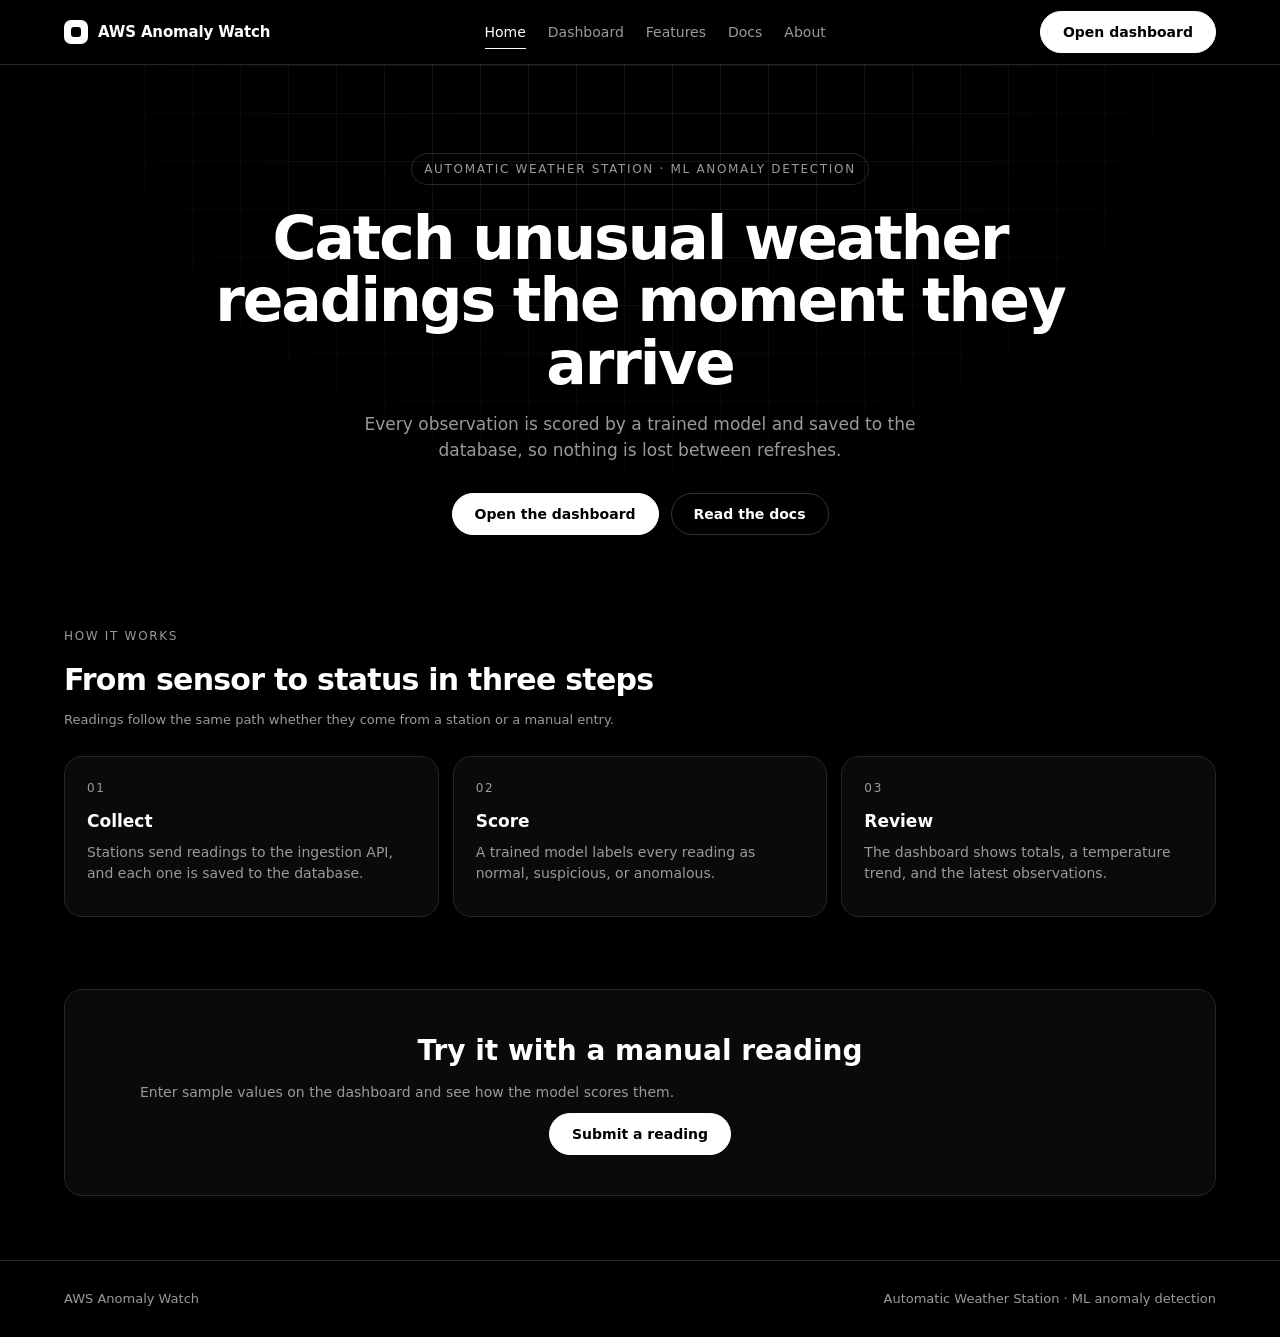
<file: static/index.html>
<!doctype html>
<html lang="en">
<head>
<meta charset="utf-8">
<meta name="viewport" content="width=device-width, initial-scale=1">
<title>AWS Anomaly Watch — Home</title>
<link rel="stylesheet" href="styles.css">
</head>
<body>
<nav><div class="wrap">
 <a class="brand" href="index.html"><span class="logo"></span>AWS Anomaly Watch</a>
 <div class="navlinks"><a href="index.html" aria-current="page">Home</a><a href="dashboard.html">Dashboard</a><a href="features.html">Features</a><a href="docs.html">Docs</a><a href="about.html">About</a></div>
 <a class="btn" href="dashboard.html">Open dashboard</a>
</div></nav>

<header class="hero" id="top"><div class="wrap">
 <span class="eyebrow">Automatic Weather Station · ML anomaly detection</span>
 <h1>Catch unusual weather readings the moment they arrive</h1>
 <p class="lead">Every observation is scored by a trained model and saved to the database, so nothing is lost between refreshes.</p>
 <div class="cta"><a class="btn" href="dashboard.html">Open the dashboard</a><a class="btn ghost" href="docs.html">Read the docs</a></div>
</div></header>

<main class="wrap">
 <section class="section">
  <div class="label">How it works</div>
  <h2>From sensor to status in three steps</h2>
  <p class="sub">Readings follow the same path whether they come from a station or a manual entry.</p>
  <div class="grid3">
   <div class="card"><div class="label">01</div><h3>Collect</h3><p>Stations send readings to the ingestion API, and each one is saved to the database.</p></div>
   <div class="card"><div class="label">02</div><h3>Score</h3><p>A trained model labels every reading as normal, suspicious, or anomalous.</p></div>
   <div class="card"><div class="label">03</div><h3>Review</h3><p>The dashboard shows totals, a temperature trend, and the latest observations.</p></div>
  </div>
 </section>
 <section class="card band">
  <h2>Try it with a manual reading</h2>
  <p class="lead">Enter sample values on the dashboard and see how the model scores them.</p>
  <a class="btn" href="dashboard.html#manual">Submit a reading</a>
 </section>
</main>

<footer><div class="wrap"><span>AWS Anomaly Watch</span><span>Automatic Weather Station · ML anomaly detection</span></div></footer>
<script src="app.js"></script>
</body>
</html>
</file>
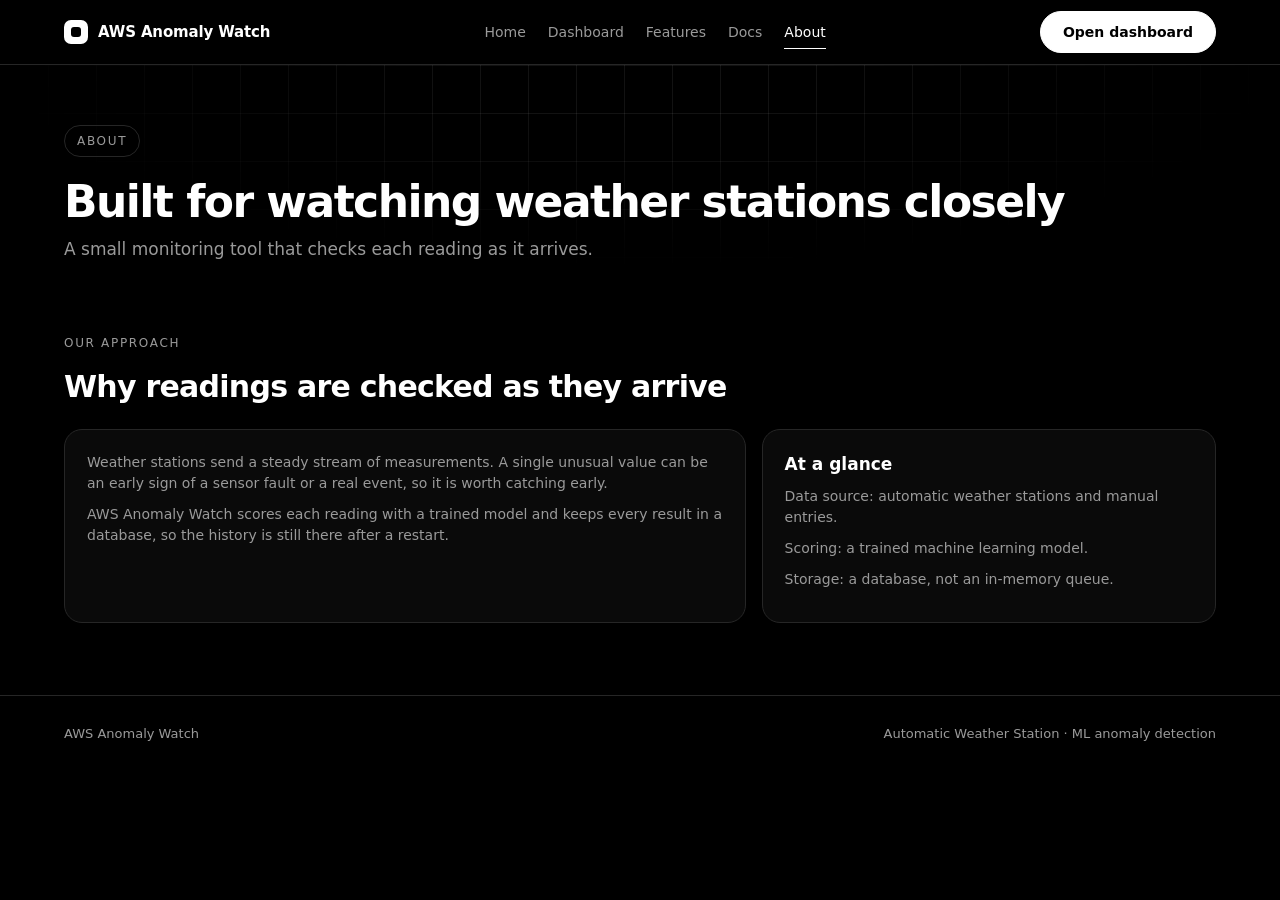
<file: static/about.html>
<!doctype html>
<html lang="en">
<head>
<meta charset="utf-8">
<meta name="viewport" content="width=device-width, initial-scale=1">
<title>AWS Anomaly Watch — About</title>
<link rel="stylesheet" href="styles.css">
</head>
<body>
<nav><div class="wrap">
 <a class="brand" href="index.html"><span class="logo"></span>AWS Anomaly Watch</a>
 <div class="navlinks"><a href="index.html">Home</a><a href="dashboard.html">Dashboard</a><a href="features.html">Features</a><a href="docs.html">Docs</a><a href="about.html" aria-current="page">About</a></div>
 <a class="btn" href="dashboard.html">Open dashboard</a>
</div></nav>

<header class="page-hero"><div class="wrap">
 <span class="eyebrow">About</span>
 <h1>Built for watching weather stations closely</h1>
 <p class="lead">A small monitoring tool that checks each reading as it arrives.</p>
</div></header>

<main class="wrap">
 <section class="section">
  <div class="label">Our approach</div>
  <h2>Why readings are checked as they arrive</h2>
  <div class="two" style="margin-top:20px">
   <div class="card">
    <p>Weather stations send a steady stream of measurements. A single unusual value can be an early sign of a sensor fault or a real event, so it is worth catching early.</p>
    <p>AWS Anomaly Watch scores each reading with a trained model and keeps every result in a database, so the history is still there after a restart.</p>
   </div>
   <div class="card">
    <h3>At a glance</h3>
    <p>Data source: automatic weather stations and manual entries.</p>
    <p>Scoring: a trained machine learning model.</p>
    <p>Storage: a database, not an in-memory queue.</p>
   </div>
  </div>
 </section>
</main>

<footer><div class="wrap"><span>AWS Anomaly Watch</span><span>Automatic Weather Station · ML anomaly detection</span></div></footer>
<script src="app.js"></script>
</body>
</html>
</file>
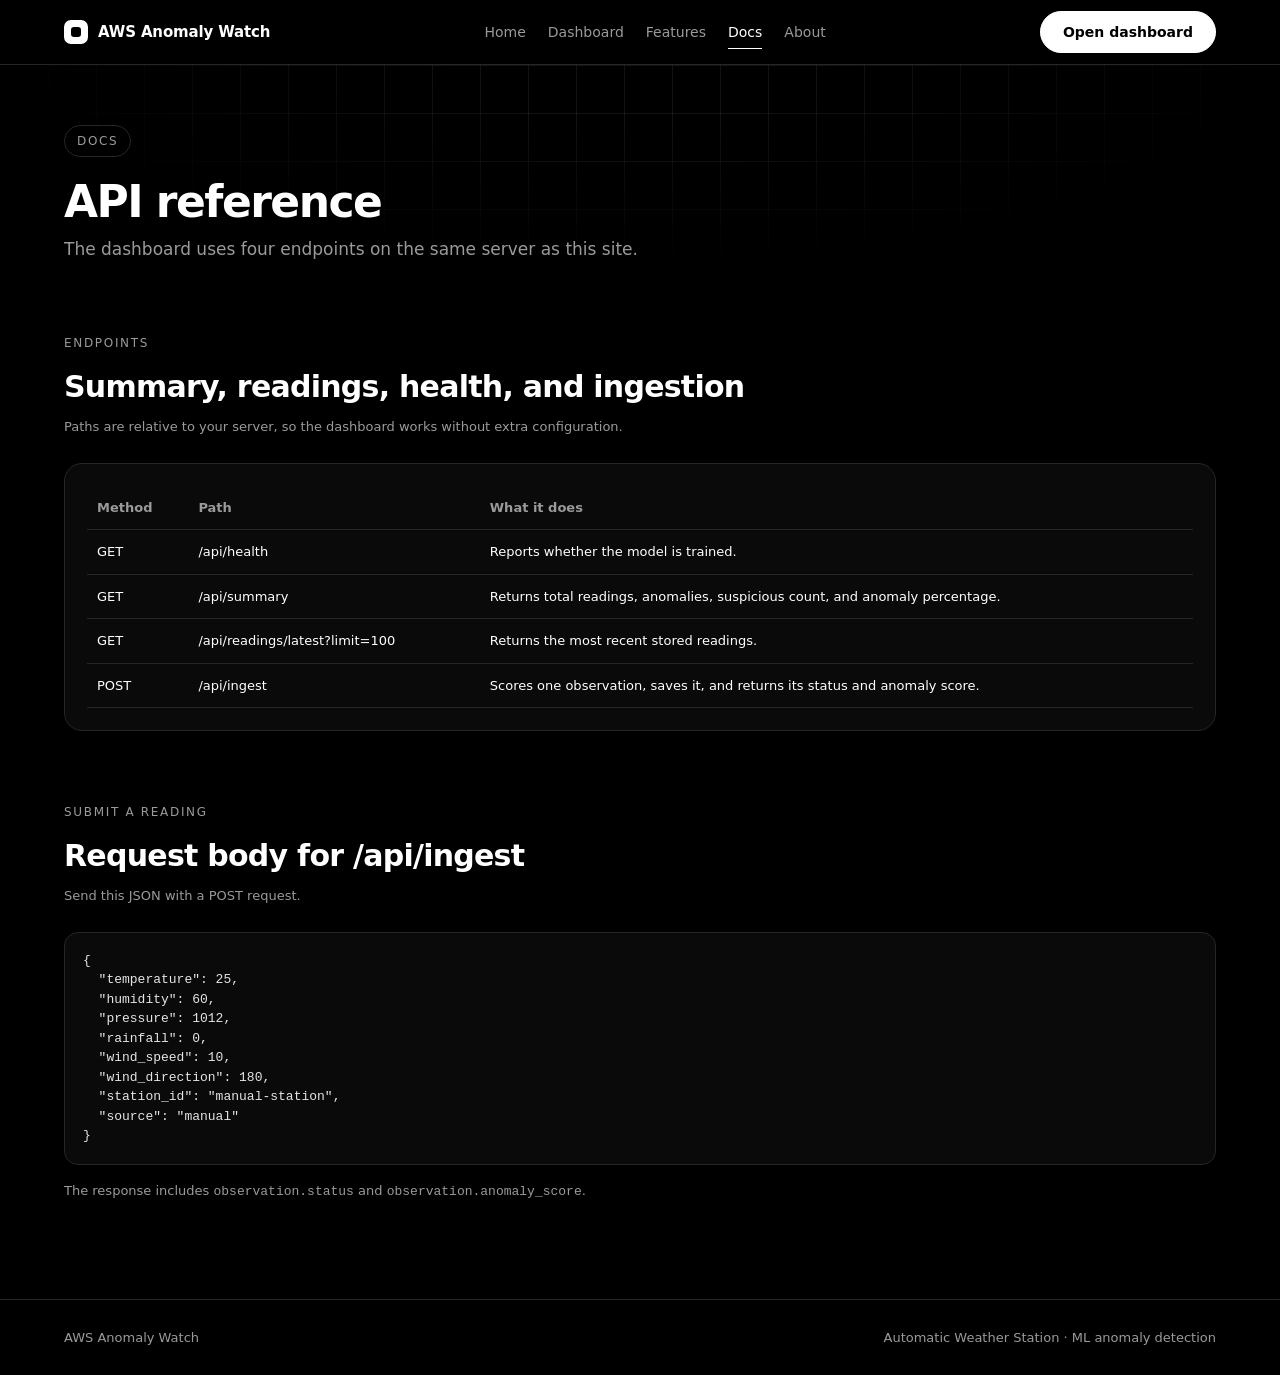
<file: static/docs.html>
<!doctype html>
<html lang="en">
<head>
<meta charset="utf-8">
<meta name="viewport" content="width=device-width, initial-scale=1">
<title>AWS Anomaly Watch — Docs</title>
<link rel="stylesheet" href="styles.css">
</head>
<body>
<nav><div class="wrap">
 <a class="brand" href="index.html"><span class="logo"></span>AWS Anomaly Watch</a>
 <div class="navlinks"><a href="index.html">Home</a><a href="dashboard.html">Dashboard</a><a href="features.html">Features</a><a href="docs.html" aria-current="page">Docs</a><a href="about.html">About</a></div>
 <a class="btn" href="dashboard.html">Open dashboard</a>
</div></nav>

<header class="page-hero"><div class="wrap">
 <span class="eyebrow">Docs</span>
 <h1>API reference</h1>
 <p class="lead">The dashboard uses four endpoints on the same server as this site.</p>
</div></header>

<main class="wrap">
 <section class="section">
  <div class="label">Endpoints</div>
  <h2>Summary, readings, health, and ingestion</h2>
  <p class="sub">Paths are relative to your server, so the dashboard works without extra configuration.</p>
  <div class="card"><div class="table-wrap"><table>
   <thead><tr><th>Method</th><th>Path</th><th>What it does</th></tr></thead>
   <tbody>
    <tr><td>GET</td><td>/api/health</td><td>Reports whether the model is trained.</td></tr>
    <tr><td>GET</td><td>/api/summary</td><td>Returns total readings, anomalies, suspicious count, and anomaly percentage.</td></tr>
    <tr><td>GET</td><td>/api/readings/latest?limit=100</td><td>Returns the most recent stored readings.</td></tr>
    <tr><td>POST</td><td>/api/ingest</td><td>Scores one observation, saves it, and returns its status and anomaly score.</td></tr>
   </tbody>
  </table></div></div>
 </section>

 <section class="section">
  <div class="label">Submit a reading</div>
  <h2>Request body for /api/ingest</h2>
  <p class="sub">Send this JSON with a POST request.</p>
  <pre><code>{
  "temperature": 25,
  "humidity": 60,
  "pressure": 1012,
  "rainfall": 0,
  "wind_speed": 10,
  "wind_direction": 180,
  "station_id": "manual-station",
  "source": "manual"
}</code></pre>
  <p class="sub" style="margin-top:16px">The response includes <code>observation.status</code> and <code>observation.anomaly_score</code>.</p>
 </section>
</main>

<footer><div class="wrap"><span>AWS Anomaly Watch</span><span>Automatic Weather Station · ML anomaly detection</span></div></footer>
<script src="app.js"></script>
</body>
</html>
</file>
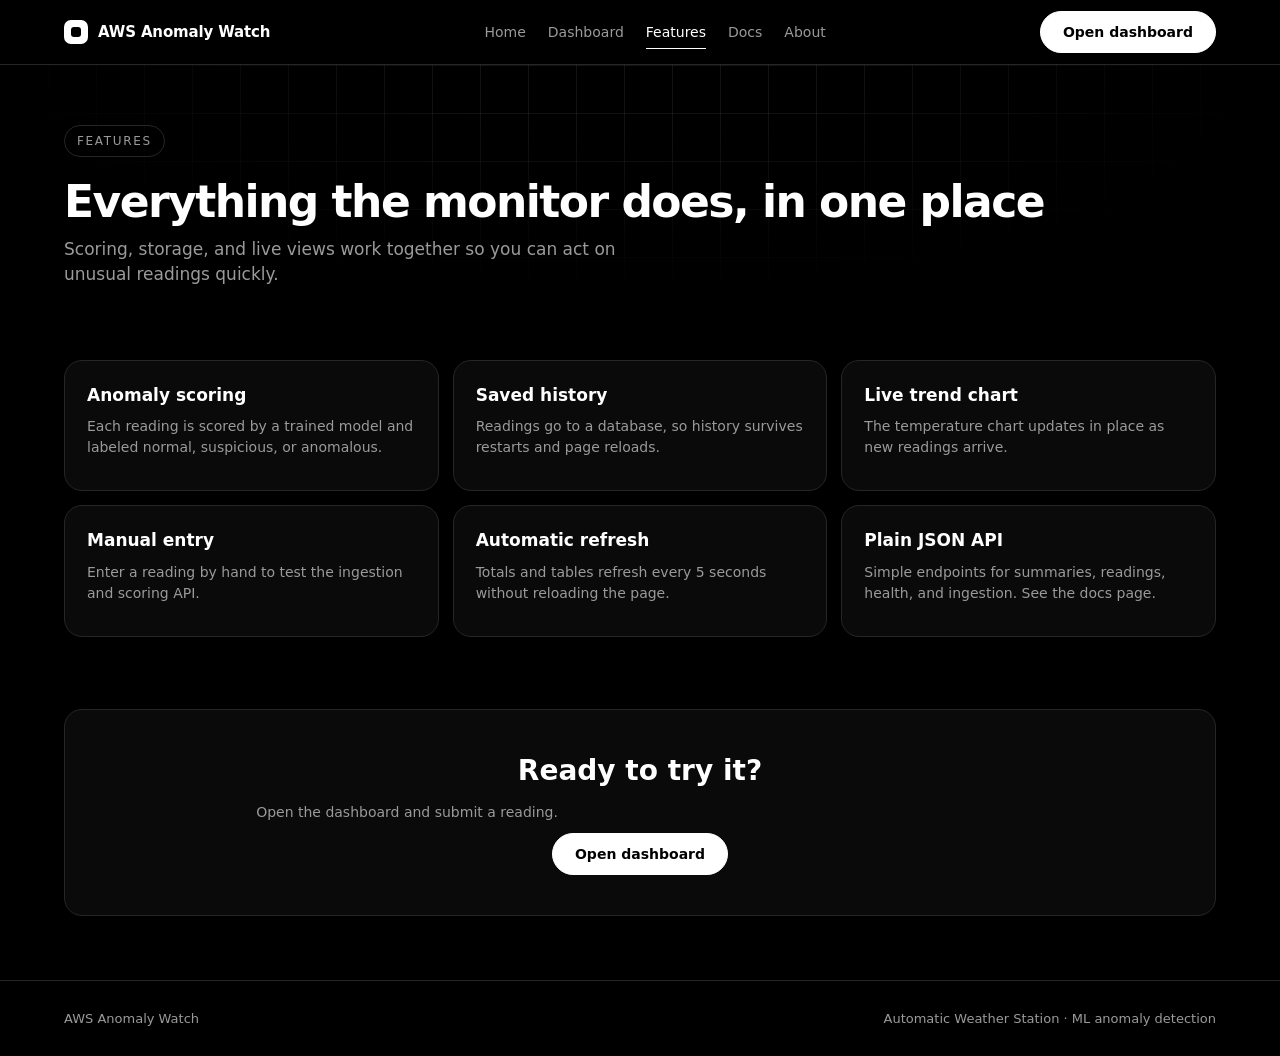
<file: static/features.html>
<!doctype html>
<html lang="en">
<head>
<meta charset="utf-8">
<meta name="viewport" content="width=device-width, initial-scale=1">
<title>AWS Anomaly Watch — Features</title>
<link rel="stylesheet" href="styles.css">
</head>
<body>
<nav><div class="wrap">
 <a class="brand" href="index.html"><span class="logo"></span>AWS Anomaly Watch</a>
 <div class="navlinks"><a href="index.html">Home</a><a href="dashboard.html">Dashboard</a><a href="features.html" aria-current="page">Features</a><a href="docs.html">Docs</a><a href="about.html">About</a></div>
 <a class="btn" href="dashboard.html">Open dashboard</a>
</div></nav>

<header class="page-hero"><div class="wrap">
 <span class="eyebrow">Features</span>
 <h1>Everything the monitor does, in one place</h1>
 <p class="lead">Scoring, storage, and live views work together so you can act on unusual readings quickly.</p>
</div></header>

<main class="wrap">
 <section class="section">
  <div class="grid3">
   <div class="card"><h3>Anomaly scoring</h3><p>Each reading is scored by a trained model and labeled normal, suspicious, or anomalous.</p></div>
   <div class="card"><h3>Saved history</h3><p>Readings go to a database, so history survives restarts and page reloads.</p></div>
   <div class="card"><h3>Live trend chart</h3><p>The temperature chart updates in place as new readings arrive.</p></div>
   <div class="card"><h3>Manual entry</h3><p>Enter a reading by hand to test the ingestion and scoring API.</p></div>
   <div class="card"><h3>Automatic refresh</h3><p>Totals and tables refresh every 5 seconds without reloading the page.</p></div>
   <div class="card"><h3>Plain JSON API</h3><p>Simple endpoints for summaries, readings, health, and ingestion. See the docs page.</p></div>
  </div>
 </section>
 <section class="card band">
  <h2>Ready to try it?</h2>
  <p class="lead">Open the dashboard and submit a reading.</p>
  <a class="btn" href="dashboard.html">Open dashboard</a>
 </section>
</main>

<footer><div class="wrap"><span>AWS Anomaly Watch</span><span>Automatic Weather Station · ML anomaly detection</span></div></footer>
<script src="app.js"></script>
</body>
</html>
</file>
<file: static/styles.css>
:root{--bg:#000;--panel:#0a0a0a;--line:#262626;--text:#fff;--muted:#9a9a9a;--soft:#cfcfcf;--input:#050505;--ease:cubic-bezier(.2,.7,.2,1)}
*{box-sizing:border-box}
html{scroll-behavior:smooth;background:#000}
body{margin:0;background:var(--bg);color:var(--text);font:15px/1.5 system-ui,-apple-system,"Segoe UI",Roboto,Arial,sans-serif;-webkit-font-smoothing:antialiased;overflow-x:hidden}
a{color:inherit;text-decoration:none}
h1,h2,h3{margin:0;font-weight:700}
.wrap{max-width:1200px;margin:0 auto;padding:0 24px;position:relative;z-index:1}
section{scroll-margin-top:84px}

nav{position:sticky;top:0;z-index:10;background:rgba(0,0,0,.8);backdrop-filter:blur(12px);border-bottom:1px solid var(--line);animation:drop .7s var(--ease) backwards}
nav .wrap{display:flex;align-items:center;justify-content:space-between;gap:16px;height:64px}
.brand{display:flex;align-items:center;gap:10px;font-weight:700;letter-spacing:-.01em}
.logo{width:24px;height:24px;border-radius:7px;background:#fff;position:relative;transition:transform .6s var(--ease)}
.logo::after{content:"";position:absolute;inset:7px;border-radius:3px;background:#000}
.brand:hover .logo{transform:rotate(-90deg)}
.navlinks{display:flex;gap:22px;color:var(--muted);font-size:14px}
.navlinks a{position:relative;transition:color .2s}
.navlinks a::after{content:"";position:absolute;left:0;right:0;bottom:-6px;height:1px;background:#fff;transform:scaleX(0);transform-origin:left;transition:transform .35s var(--ease)}
.navlinks a:hover,.navlinks a[aria-current="page"]{color:var(--text)}
.navlinks a:hover::after,.navlinks a[aria-current="page"]::after{transform:scaleX(1)}
.pill{border:1px solid var(--line);padding:7px 12px;border-radius:999px;color:var(--text);font-size:12px;white-space:nowrap;display:flex;align-items:center}
.pill::before{content:"";width:6px;height:6px;border-radius:50%;background:#fff;margin-right:8px;animation:pulse 1.6s ease-in-out infinite}

.hero,.page-hero{position:relative;overflow:hidden}
.hero{padding:88px 0 28px;text-align:center}
.page-hero{padding:60px 0 8px}
.hero::before,.page-hero::before{content:"";position:absolute;inset:0;background-image:linear-gradient(rgba(255,255,255,.07) 1px,transparent 1px),linear-gradient(90deg,rgba(255,255,255,.07) 1px,transparent 1px);background-size:48px 48px;-webkit-mask-image:radial-gradient(ellipse at 50% 0%,#000 20%,transparent 70%);mask-image:radial-gradient(ellipse at 50% 0%,#000 20%,transparent 70%);animation:drift 14s linear infinite;z-index:0}
.hero > .wrap > *,.page-hero > .wrap > *{animation:rise .8s var(--ease) backwards}
.hero > .wrap > :nth-child(2),.page-hero > .wrap > :nth-child(2){animation-delay:.08s}
.hero > .wrap > :nth-child(3),.page-hero > .wrap > :nth-child(3){animation-delay:.16s}
.hero > .wrap > :nth-child(4){animation-delay:.24s}

.eyebrow{display:inline-block;color:var(--muted);font-size:12px;text-transform:uppercase;letter-spacing:.14em;border:1px solid var(--line);padding:6px 12px;border-radius:999px;margin-bottom:22px}
h1{font-size:clamp(34px,5.4vw,60px);line-height:1.04;letter-spacing:-.035em;max-width:860px;margin:0 auto 18px}
.page-hero h1{font-size:clamp(30px,4.2vw,44px);max-width:none;margin:0 0 12px;text-align:left}
.lead{color:var(--muted);font-size:17px;max-width:620px;margin:0 auto 30px}
.page-hero .lead{margin:0;text-align:left}
.cta{display:flex;gap:12px;justify-content:center;flex-wrap:wrap}

.btn{display:inline-block;background:#fff;color:#000;border:1px solid #fff;border-radius:999px;padding:12px 22px;font:600 14px system-ui,Arial,sans-serif;cursor:pointer;transition:transform .25s var(--ease),background .2s,box-shadow .25s,color .2s}
.btn:hover{transform:translateY(-2px);box-shadow:0 12px 28px -12px rgba(255,255,255,.55);background:#e6e6e6}
.btn:active{transform:translateY(0) scale(.97)}
.btn:focus-visible{outline:2px solid #fff;outline-offset:3px}
.btn:disabled{background:linear-gradient(90deg,#fff 0%,#555 50%,#fff 100%);background-size:200% 100%;cursor:wait;animation:shimmer 1.2s linear infinite;transform:none;box-shadow:none}
.btn.secondary,.btn.ghost{background:transparent;color:var(--text);border-color:#333}
.btn.secondary:hover,.btn.ghost:hover{background:#111;border-color:#666;box-shadow:none;color:#fff}

.section{padding:64px 0 8px}
.label{color:var(--muted);font-size:12px;letter-spacing:.14em;text-transform:uppercase;margin-bottom:12px}
.section h2{font-size:30px;letter-spacing:-.025em;margin-bottom:8px}
.sub,.muted{color:var(--muted);font-size:13px}
.sub{margin:0 0 26px}
.grid{display:grid;grid-template-columns:repeat(4,1fr);gap:14px}
.grid3{display:grid;grid-template-columns:repeat(3,1fr);gap:14px}
.card{position:relative;isolation:isolate;overflow:hidden;background:var(--panel);border:1px solid var(--line);border-radius:18px;padding:22px;transition:transform .4s var(--ease),border-color .3s,box-shadow .4s,opacity .8s var(--ease) var(--d,0ms),translate .8s var(--ease) var(--d,0ms)}
.card::before{content:"";position:absolute;inset:0;z-index:-1;background:radial-gradient(360px circle at var(--mx,50%) var(--my,0%),rgba(255,255,255,.1),transparent 45%);opacity:0;transition:opacity .4s;pointer-events:none}
.card:hover{border-color:#4a4a4a;transform:translateY(-4px);box-shadow:0 24px 50px -28px rgba(255,255,255,.35)}
.card:hover::before{opacity:1}
.card h3{font-size:17px;margin-bottom:8px}
.card p{margin:0 0 10px;color:var(--muted);font-size:14px}

.rv{opacity:0;translate:0 26px}
.rv:not(.card){transition:opacity .8s var(--ease) var(--d,0ms),translate .8s var(--ease) var(--d,0ms)}
.rv.in{opacity:1;translate:0 0}

.kpi label{color:var(--muted);font-size:11px;text-transform:uppercase;letter-spacing:.08em}
.value{font-size:34px;font-weight:700;margin-top:10px;letter-spacing:-.03em;font-variant-numeric:tabular-nums}
.two{display:grid;grid-template-columns:1.5fr 1fr;gap:16px}
.section-title{font-size:12px;text-transform:uppercase;letter-spacing:.1em;color:var(--soft);margin:0 0 16px}
form{display:grid;grid-template-columns:repeat(3,1fr);gap:12px;margin-top:16px}
label{font-size:12px;color:var(--muted);display:block;margin-bottom:6px}
input{width:100%;background:var(--input);color:var(--text);border:1px solid var(--line);padding:11px 12px;border-radius:10px;font:inherit;transition:border-color .2s,box-shadow .2s}
input:focus{outline:none;border-color:#fff;box-shadow:0 0 0 3px rgba(255,255,255,.12)}
.actions{display:flex;gap:10px;flex-wrap:wrap;margin-top:18px}
#message{margin-top:12px;color:var(--soft);font-size:13px;min-height:18px}
#message.flash{animation:flash .6s var(--ease)}
.chartbox{height:310px}
.table-wrap{overflow:auto;max-height:440px}
table{width:100%;border-collapse:collapse;font-size:13px}
th,td{text-align:left;padding:12px 10px;border-bottom:1px solid var(--line);white-space:nowrap;vertical-align:top}
th{color:var(--muted);font-weight:600}
tbody tr{transition:background .2s}
tbody tr:hover{background:#0f0f0f}
.good{color:#8c8c8c}
.suspicious{color:#fff;text-decoration:underline dotted;text-underline-offset:4px}
.bad{color:#fff;font-weight:700}
pre{background:var(--panel);border:1px solid var(--line);border-radius:14px;padding:18px;overflow:auto;font-size:13px;color:#e5e5e5}
code{font-family:ui-monospace,Menlo,Consolas,monospace}
.band{margin:64px 0 8px;padding:40px 32px;text-align:center}
.band h2{font-size:28px;margin-bottom:10px}
footer{margin-top:64px;border-top:1px solid var(--line);padding:28px 0;color:var(--muted);font-size:13px}
footer .wrap{display:flex;justify-content:space-between;flex-wrap:wrap;gap:12px}

@keyframes rise{from{opacity:0;transform:translateY(18px)}to{opacity:1;transform:none}}
@keyframes drop{from{opacity:0;transform:translateY(-12px)}to{opacity:1;transform:none}}
@keyframes drift{from{background-position:0 0}to{background-position:48px 48px}}
@keyframes pulse{0%,100%{box-shadow:0 0 0 0 rgba(255,255,255,.5)}50%{box-shadow:0 0 0 6px rgba(255,255,255,0)}}
@keyframes shimmer{from{background-position:200% 0}to{background-position:-200% 0}}
@keyframes flash{from{opacity:0;transform:translateY(4px)}to{opacity:1;transform:none}}

@media(max-width:900px){.grid,.grid3{grid-template-columns:repeat(2,1fr)}.two{grid-template-columns:1fr}.navlinks{display:none}}
@media(max-width:560px){.wrap{padding:0 16px}.hero{padding-top:56px}.grid3{grid-template-columns:1fr}form{grid-template-columns:repeat(2,1fr)}.pill{display:none}}
@media(prefers-reduced-motion:reduce){*,*::before,*::after{animation:none!important;transition:none!important}.rv{opacity:1;translate:none}}
</file>
